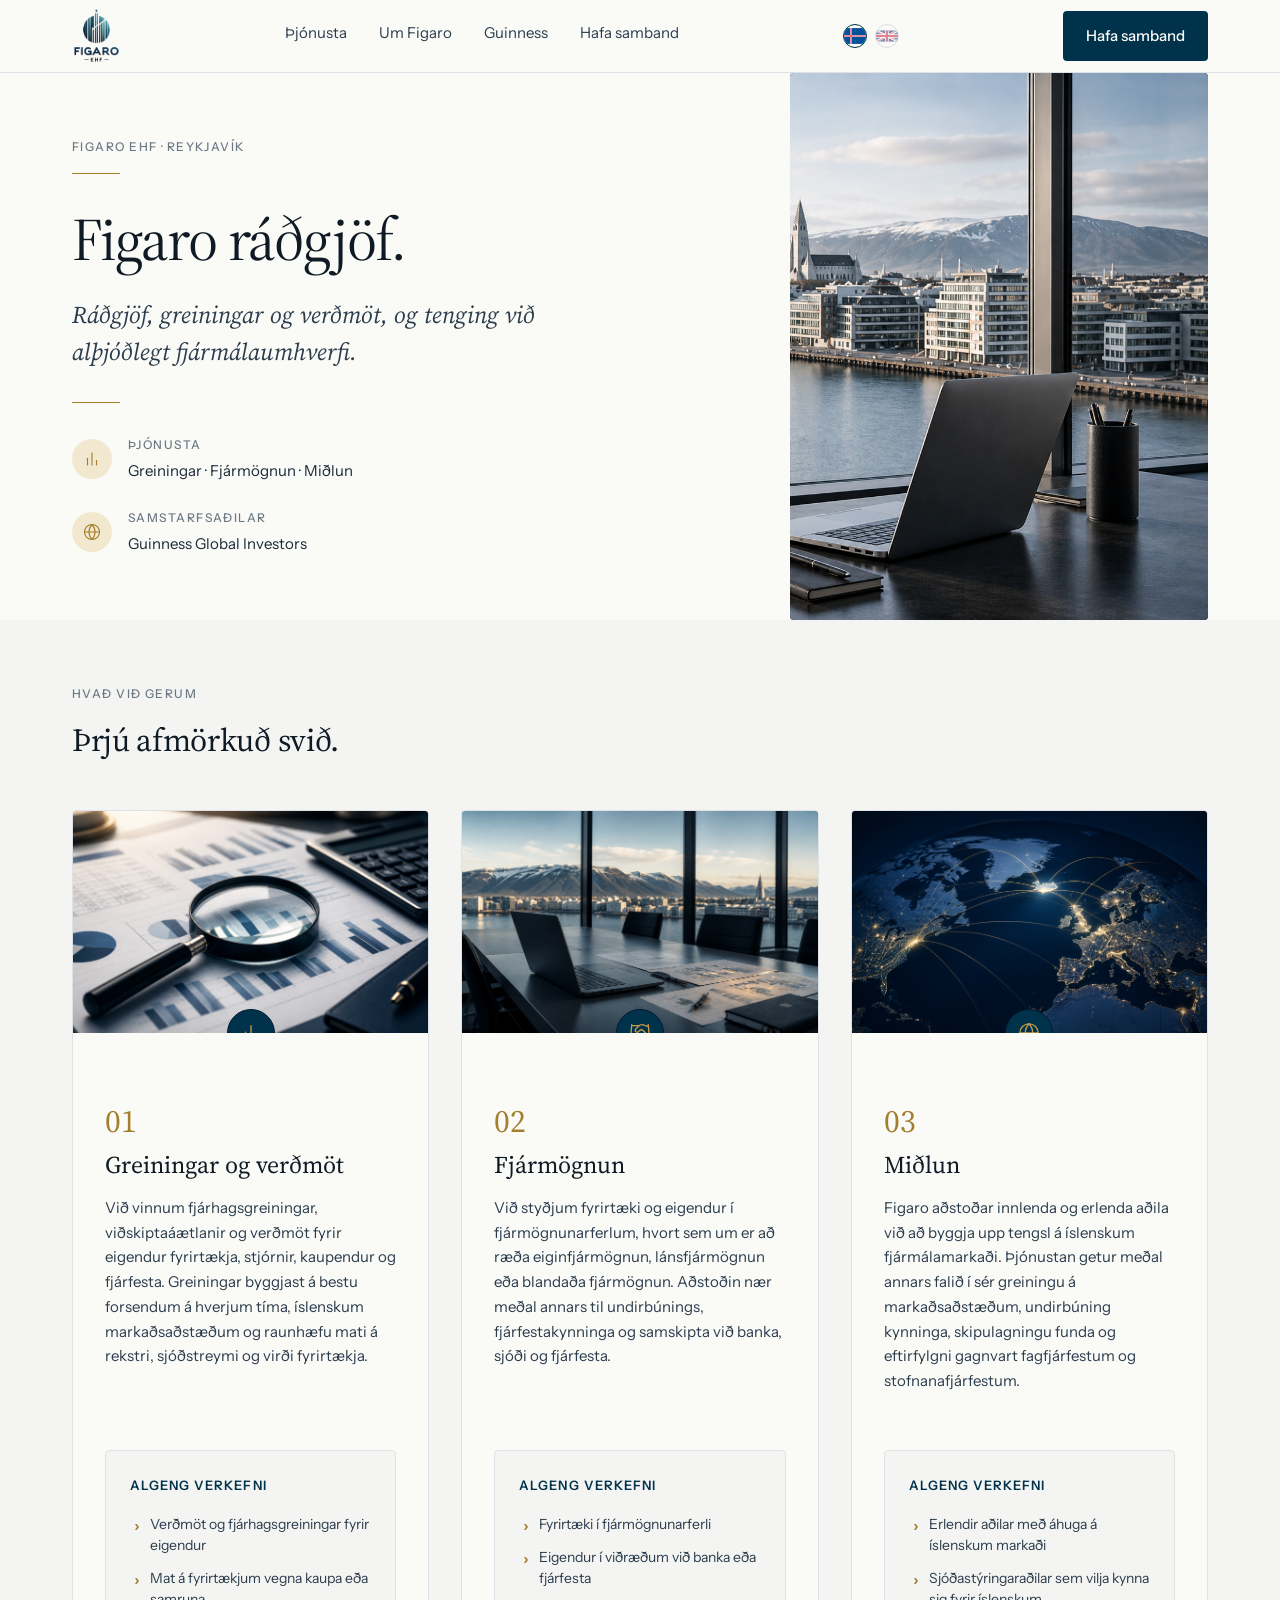
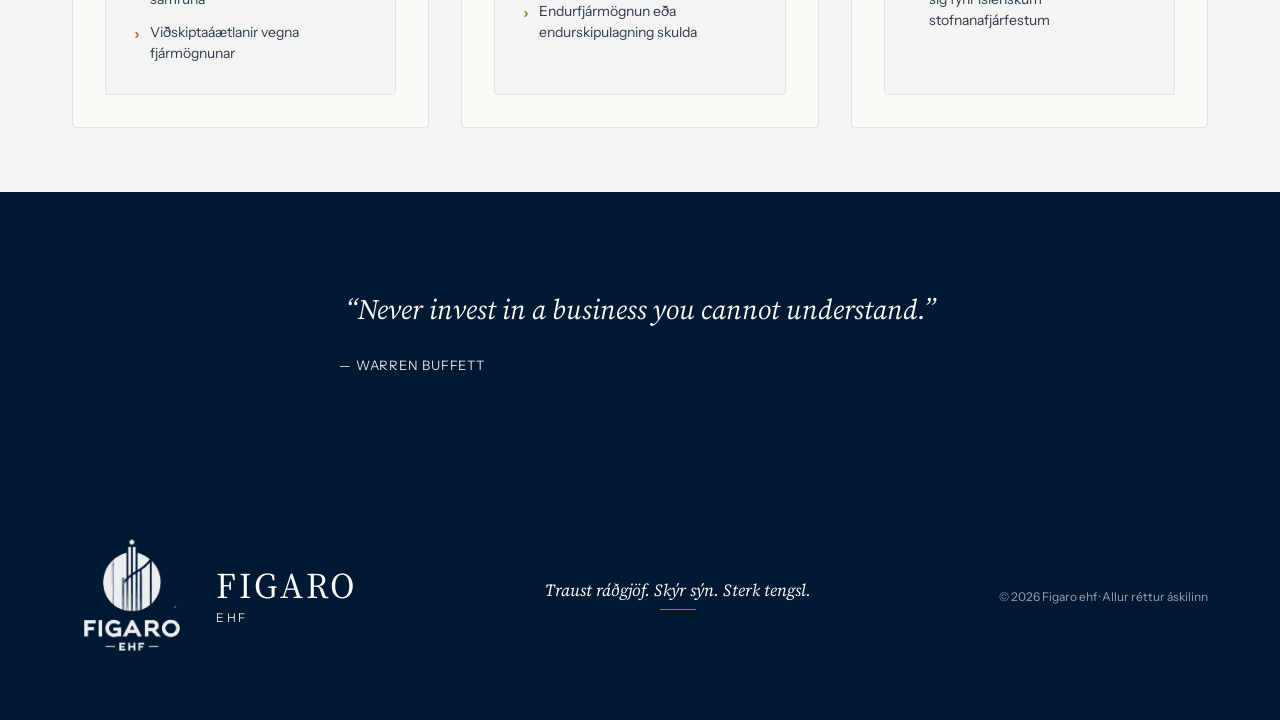
<file: index.html>
<!doctype html>
<html lang="is">
<head>
<meta charset="utf-8">
<meta name="viewport" content="width=device-width, initial-scale=1">
<title>Figaro ehf — Fjármálaráðgjöf í Reykjavík</title><link rel="icon" type="image/png" href="assets/figaro-logo.png">
<meta name="description" content="Sjálfstæð fjármálaráðgjöf: greiningar, verðmöt, fjármögnun og milliganga. Reykjavík.">
<link rel="preconnect" href="https://fonts.googleapis.com">
<link rel="preconnect" href="https://fonts.gstatic.com" crossorigin>
<link href="https://fonts.googleapis.com/css2?family=Source+Serif+4:ital,opsz,wght@0,8..60,400;0,8..60,500;0,8..60,600;1,8..60,400;1,8..60,500&family=Instrument+Sans:ital,wght@0,400;0,500;0,600;1,400&display=swap" rel="stylesheet">
<link rel="stylesheet" href="assets/styles.css">
</head>
<body>

<header class="header">
  <div class="header-inner">
    <a class="brand" href="index.html" aria-label="Figaro ehf">
      <img class="brand-logo" src="assets/figaro-logo.png" alt="Figaro ehf">
    </a>
    <nav class="nav">
      <a href="#thjonusta">Þjónusta</a>
      <a href="um.html">Um Figaro</a>
      <a href="guinness.html">Guinness</a>
      <a href="hafa-samband.html">Hafa samband</a>
    </nav>
    <div class="lang-switcher">
      <a href="index.html" class="active" aria-label="Íslenska" title="Íslenska">
        <svg viewBox="0 0 25 18" xmlns="http://www.w3.org/2000/svg"><rect width="25" height="18" fill="#02529C"/><rect x="7" width="2" height="18" fill="#FFF"/><rect y="8" width="25" height="2" fill="#FFF"/><rect x="7.5" width="1" height="18" fill="#DC1E35"/><rect y="8.5" width="25" height="1" fill="#DC1E35"/></svg>
      </a>
      <a href="en/index.html" aria-label="English" title="English">
        <svg viewBox="0 0 60 30" xmlns="http://www.w3.org/2000/svg"><clipPath id="t"><path d="M30,15 h30 v15 z v15 h-30 z h-30 v-15 z v-15 h30 z"/></clipPath><path d="M0,0 v30 h60 v-30 z" fill="#012169"/><path d="M0,0 L60,30 M60,0 L0,30" stroke="#fff" stroke-width="6"/><path d="M0,0 L60,30 M60,0 L0,30" clip-path="url(#t)" stroke="#C8102E" stroke-width="4"/><path d="M30,0 v30 M0,15 h60" stroke="#fff" stroke-width="10"/><path d="M30,0 v30 M0,15 h60" stroke="#C8102E" stroke-width="6"/></svg>
      </a>
    </div>
    <a href="hafa-samband.html" class="btn btn-primary">Hafa samband</a>
    <button class="menu-toggle" aria-label="Valmynd" onclick="document.body.classList.toggle('menu-open')">
      <svg class="menu-open-icon" viewBox="0 0 24 24" fill="none" stroke="currentColor" stroke-width="2" stroke-linecap="round"><line x1="4" y1="7" x2="20" y2="7"/><line x1="4" y1="12" x2="20" y2="12"/><line x1="4" y1="17" x2="20" y2="17"/></svg>
      <svg class="menu-close" viewBox="0 0 24 24" fill="none" stroke="currentColor" stroke-width="2" stroke-linecap="round"><line x1="6" y1="6" x2="18" y2="18"/><line x1="18" y1="6" x2="6" y2="18"/></svg>
    </button>
  </div>
</header>

<section id="forsida" class="home-hero">
  <div class="home-hero-grid">
    <div class="home-hero-text-wrap">
      <div class="home-hero-text">
        <div class="eyebrow">Figaro ehf · Reykjavík</div>
        <hr class="rule-brass" style="margin:16px 0 32px;">
        <h1 class="h-display">Figaro ráðgjöf.</h1>
        <p class="lede" style="margin-top:24px;">
          Ráðgjöf, greiningar og verðmöt, og tenging við alþjóðlegt fjármálaumhverfi.
        </p>
        <hr class="rule-brass" style="margin:32px 0;">
        <div class="meta-strip-icons">
          <div class="meta-item">
            <div class="meta-icon" aria-hidden="true">
              <svg width="18" height="18" viewBox="0 0 24 24" fill="none" stroke="currentColor" stroke-width="1.5" stroke-linecap="round" stroke-linejoin="round"><line x1="6" y1="20" x2="6" y2="11"/><line x1="12" y1="20" x2="12" y2="4"/><line x1="18" y1="20" x2="18" y2="14"/></svg>
            </div>
            <div>
              <span class="eyebrow">Þjónusta</span>
              <span class="value">Greiningar · Fjármögnun · Miðlun</span>
            </div>
          </div>
          <div class="meta-item">
            <div class="meta-icon" aria-hidden="true">
              <svg width="18" height="18" viewBox="0 0 24 24" fill="none" stroke="currentColor" stroke-width="1.5" stroke-linecap="round" stroke-linejoin="round"><circle cx="12" cy="12" r="10"/><path d="M12 2a14.5 14.5 0 0 0 0 20 14.5 14.5 0 0 0 0-20"/><path d="M2 12h20"/></svg>
            </div>
            <div>
              <span class="eyebrow">Samstarfsaðilar</span>
              <span class="value">Guinness Global Investors</span>
            </div>
          </div>
        </div>
      </div>
    </div>
    <div class="home-hero-image">
      <img src="assets/hero-home.jpg" alt="" onerror="this.style.display='none'">
    </div>
  </div>
</section>

<section id="thjonusta" class="section section-alt">
  <div class="container">
    <div class="section-head">
      <div class="eyebrow">Hvað við gerum</div>
      <h2 class="h2">Þrjú afmörkuð svið.</h2>
    </div>
    <div class="services-grid">

      <article class="service-card">
        <div class="service-card-image">
          <img src="assets/service-01.jpg" alt="" onerror="this.style.display='none'">
          <div class="service-card-icon" aria-hidden="true">
            <svg viewBox="0 0 24 24" fill="none" stroke="currentColor" stroke-width="1.5" stroke-linecap="round" stroke-linejoin="round"><line x1="6" y1="20" x2="6" y2="11"/><line x1="12" y1="20" x2="12" y2="4"/><line x1="18" y1="20" x2="18" y2="14"/></svg>
          </div>
        </div>
        <div class="service-card-body">
          <div class="service-num">01</div>
          <h3 class="h3">Greiningar og verðmöt</h3>
          <p class="body">Við vinnum fjárhagsgreiningar, viðskiptaáætlanir og verðmöt fyrir eigendur fyrirtækja, stjórnir, kaupendur og fjárfesta. Greiningar byggjast á bestu forsendum á hverjum tíma, íslenskum markaðsaðstæðum og raunhæfu mati á rekstri, sjóðstreymi og virði fyrirtækja.</p>
        </div>
        <div class="suits-list">
          <h4>Algeng verkefni</h4>
          <ul>
            <li>Verðmöt og fjárhagsgreiningar fyrir eigendur</li>
            <li>Mat á fyrirtækjum vegna kaupa eða samruna</li>
            <li>Viðskiptaáætlanir vegna fjármögnunar</li>
          </ul>
        </div>
      </article>

      <article class="service-card">
        <div class="service-card-image">
          <img src="assets/service-02.jpg" alt="" onerror="this.style.display='none'">
          <div class="service-card-icon" aria-hidden="true">
            <svg viewBox="0 0 24 24" fill="none" stroke="currentColor" stroke-width="1.5" stroke-linecap="round" stroke-linejoin="round"><path d="m11 17 2 2a1 1 0 1 0 3-3"/><path d="m14 14 2.5 2.5a1 1 0 1 0 3-3l-3.88-3.88a3 3 0 0 0-4.24 0l-.88.88a1 1 0 1 1-3-3l2.81-2.81a5.79 5.79 0 0 1 7.06-.87l.47.28a2 2 0 0 0 1.42.25H21"/><path d="m21 3 1 11h-2"/><path d="M3 3 2 14l6.5 6.5a1 1 0 1 0 3-3"/><path d="M3 4h8"/></svg>
          </div>
        </div>
        <div class="service-card-body">
          <div class="service-num">02</div>
          <h3 class="h3">Fjármögnun</h3>
          <p class="body">Við styðjum fyrirtæki og eigendur í fjármögnunarferlum, hvort sem um er að ræða eiginfjármögnun, lánsfjármögnun eða blandaða fjármögnun. Aðstoðin nær meðal annars til undirbúnings, fjárfestakynninga og samskipta við banka, sjóði og fjárfesta.</p>
        </div>
        <div class="suits-list">
          <h4>Algeng verkefni</h4>
          <ul>
            <li>Fyrirtæki í fjármögnunarferli</li>
            <li>Eigendur í viðræðum við banka eða fjárfesta</li>
            <li>Endurfjármögnun eða endurskipulagning skulda</li>
          </ul>
        </div>
      </article>

      <article class="service-card">
        <div class="service-card-image">
          <img src="assets/service-03.jpg" alt="" onerror="this.style.display='none'">
          <div class="service-card-icon" aria-hidden="true">
            <svg viewBox="0 0 24 24" fill="none" stroke="currentColor" stroke-width="1.5" stroke-linecap="round" stroke-linejoin="round"><circle cx="12" cy="12" r="10"/><path d="M12 2a14.5 14.5 0 0 0 0 20 14.5 14.5 0 0 0 0-20"/><path d="M2 12h20"/></svg>
          </div>
        </div>
        <div class="service-card-body">
          <div class="service-num">03</div>
          <h3 class="h3">Miðlun</h3>
          <p class="body">Figaro aðstoðar innlenda og erlenda aðila við að byggja upp tengsl á íslenskum fjármálamarkaði. Þjónustan getur meðal annars falið í sér greiningu á markaðsaðstæðum, undirbúning kynninga, skipulagningu funda og eftirfylgni gagnvart fagfjárfestum og stofnanafjárfestum.</p>
        </div>
        <div class="suits-list">
          <h4>Algeng verkefni</h4>
          <ul>
            <li>Erlendir aðilar með áhuga á íslenskum markaði</li>
            <li>Sjóðastýringaraðilar sem vilja kynna sig fyrir íslenskum stofnanafjárfestum</li>
          </ul>
        </div>
      </article>

    </div>
  </div>
</section>

<!-- Approach band on home -->
<section class="guinness-band">
  <div class="container" style="text-align:center;">
    <p style="font-family:var(--font-display);font-style:italic;font-size:28px;line-height:1.5;color:var(--paper-50);max-width:760px;margin:0 auto;">
      &ldquo;Never invest in a business you cannot understand.&rdquo;
    </p>
    <p style="font-family:var(--font-sans);font-size:13px;letter-spacing:.06em;text-transform:uppercase;color:var(--paper-300);margin:24px 0 0;">
      — Warren Buffett
    </p>
  </div>
</section>

<footer class="footer-slim">
  <div class="container">
    <div class="footer-slim-grid">
      <a class="footer-slim-mark" href="index.html">
        <div class="footer-mark-img" aria-hidden="true"></div>
        <div class="footer-wordmark">
          <span class="wordmark">FIGARO</span>
          <span class="ehf">ehf</span>
        </div>
      </a>
      <div class="footer-tagline">
        Traust ráðgjöf. Skýr sýn. Sterk tengsl.
        <span class="footer-tagline-rule" aria-hidden="true"></span>
      </div>
      <div class="footer-copy">© 2026 Figaro ehf · Allur réttur áskilinn</div>
    </div>
  </div>
</footer>

</body>
</html>
</file>
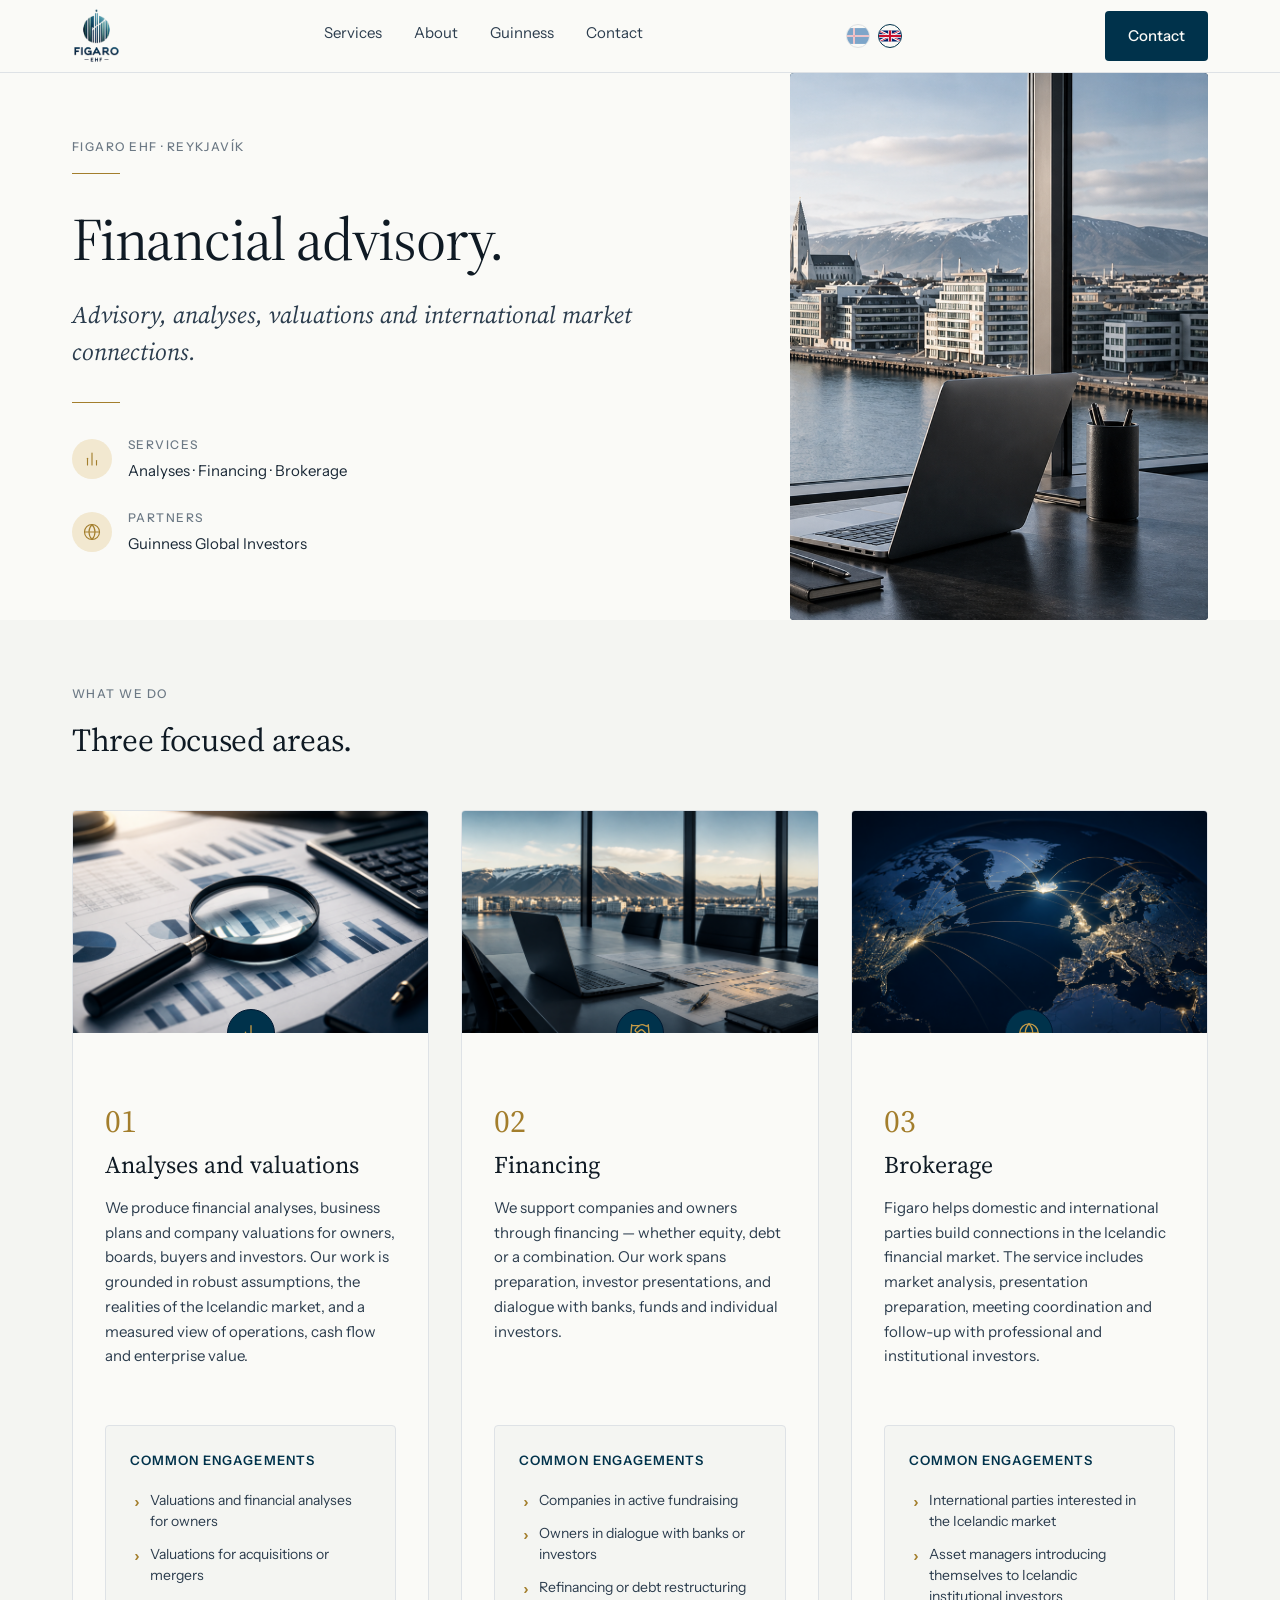
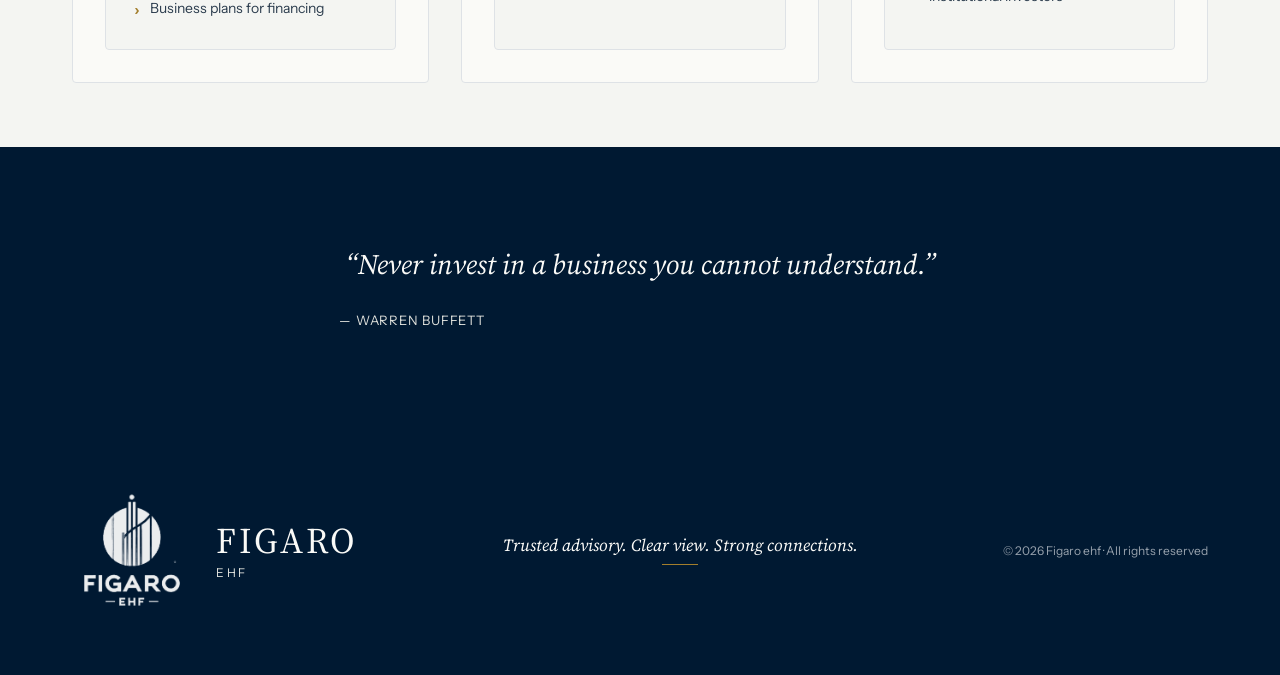
<file: en/index.html>
<!doctype html>
<html lang="en">
<head>
<meta charset="utf-8">
<meta name="viewport" content="width=device-width, initial-scale=1">
<title>Figaro ehf — Financial advisory in Reykjavík</title>
<meta name="description" content="Independent financial advisory: analyses, valuations, financing and brokerage. Reykjavík, Iceland.">
<link rel="preconnect" href="https://fonts.googleapis.com">
<link rel="preconnect" href="https://fonts.gstatic.com" crossorigin>
<link href="https://fonts.googleapis.com/css2?family=Source+Serif+4:ital,opsz,wght@0,8..60,400;0,8..60,500;0,8..60,600;1,8..60,400;1,8..60,500&family=Instrument+Sans:ital,wght@0,400;0,500;0,600;1,400&display=swap" rel="stylesheet">
<link rel="stylesheet" href="../assets/styles.css">
</head>
<body>

<header class="header">
  <div class="header-inner">
    <a class="brand" href="index.html" aria-label="Figaro ehf">
      <img class="brand-logo" src="../assets/figaro-logo.png" alt="Figaro ehf">
    </a>
    <nav class="nav">
      <a href="#services">Services</a>
      <a href="about.html">About</a>
      <a href="guinness.html">Guinness</a>
      <a href="contact.html">Contact</a>
    </nav>
    <div class="lang-switcher">
      <a href="../index.html" aria-label="Íslenska" title="Íslenska">
        <svg viewBox="0 0 25 18" xmlns="http://www.w3.org/2000/svg"><rect width="25" height="18" fill="#02529C"/><rect x="7" width="2" height="18" fill="#FFF"/><rect y="8" width="25" height="2" fill="#FFF"/><rect x="7.5" width="1" height="18" fill="#DC1E35"/><rect y="8.5" width="25" height="1" fill="#DC1E35"/></svg>
      </a>
      <a href="index.html" class="active" aria-label="English" title="English">
        <svg viewBox="0 0 60 30" xmlns="http://www.w3.org/2000/svg"><clipPath id="t"><path d="M30,15 h30 v15 z v15 h-30 z h-30 v-15 z v-15 h30 z"/></clipPath><path d="M0,0 v30 h60 v-30 z" fill="#012169"/><path d="M0,0 L60,30 M60,0 L0,30" stroke="#fff" stroke-width="6"/><path d="M0,0 L60,30 M60,0 L0,30" clip-path="url(#t)" stroke="#C8102E" stroke-width="4"/><path d="M30,0 v30 M0,15 h60" stroke="#fff" stroke-width="10"/><path d="M30,0 v30 M0,15 h60" stroke="#C8102E" stroke-width="6"/></svg>
      </a>
    </div>
    <a href="contact.html" class="btn btn-primary">Contact</a>
    <button class="menu-toggle" aria-label="Menu" onclick="document.body.classList.toggle('menu-open')">
      <svg class="menu-open-icon" viewBox="0 0 24 24" fill="none" stroke="currentColor" stroke-width="2" stroke-linecap="round"><line x1="4" y1="7" x2="20" y2="7"/><line x1="4" y1="12" x2="20" y2="12"/><line x1="4" y1="17" x2="20" y2="17"/></svg>
      <svg class="menu-close" viewBox="0 0 24 24" fill="none" stroke="currentColor" stroke-width="2" stroke-linecap="round"><line x1="6" y1="6" x2="18" y2="18"/><line x1="18" y1="6" x2="6" y2="18"/></svg>
    </button>
  </div>
</header>

<section id="forsida" class="home-hero">
  <div class="home-hero-grid">
    <div class="home-hero-text-wrap">
      <div class="home-hero-text">
        <div class="eyebrow">Figaro ehf · Reykjavík</div>
        <hr class="rule-brass" style="margin:16px 0 32px;">
        <h1 class="h-display">Financial advisory.</h1>
        <p class="lede" style="margin-top:24px;">
          Advisory, analyses, valuations and international market connections.
        </p>
        <hr class="rule-brass" style="margin:32px 0;">
        <div class="meta-strip-icons">
          <div class="meta-item">
            <div class="meta-icon" aria-hidden="true">
              <svg width="18" height="18" viewBox="0 0 24 24" fill="none" stroke="currentColor" stroke-width="1.5" stroke-linecap="round" stroke-linejoin="round"><line x1="6" y1="20" x2="6" y2="11"/><line x1="12" y1="20" x2="12" y2="4"/><line x1="18" y1="20" x2="18" y2="14"/></svg>
            </div>
            <div>
              <span class="eyebrow">Services</span>
              <span class="value">Analyses · Financing · Brokerage</span>
            </div>
          </div>
          <div class="meta-item">
            <div class="meta-icon" aria-hidden="true">
              <svg width="18" height="18" viewBox="0 0 24 24" fill="none" stroke="currentColor" stroke-width="1.5" stroke-linecap="round" stroke-linejoin="round"><circle cx="12" cy="12" r="10"/><path d="M12 2a14.5 14.5 0 0 0 0 20 14.5 14.5 0 0 0 0-20"/><path d="M2 12h20"/></svg>
            </div>
            <div>
              <span class="eyebrow">Partners</span>
              <span class="value">Guinness Global Investors</span>
            </div>
          </div>
        </div>
      </div>
    </div>
    <div class="home-hero-image">
      <img src="../assets/hero-home.jpg" alt="" onerror="this.style.display='none'">
    </div>
  </div>
</section>

<section id="services" class="section section-alt">
  <div class="container">
    <div class="section-head">
      <div class="eyebrow">What we do</div>
      <h2 class="h2">Three focused areas.</h2>
    </div>
    <div class="services-grid">

      <article class="service-card">
        <div class="service-card-image">
          <img src="../assets/service-01.jpg" alt="" onerror="this.style.display='none'">
          <div class="service-card-icon" aria-hidden="true">
            <svg viewBox="0 0 24 24" fill="none" stroke="currentColor" stroke-width="1.5" stroke-linecap="round" stroke-linejoin="round"><line x1="6" y1="20" x2="6" y2="11"/><line x1="12" y1="20" x2="12" y2="4"/><line x1="18" y1="20" x2="18" y2="14"/></svg>
          </div>
        </div>
        <div class="service-card-body">
          <div class="service-num">01</div>
          <h3 class="h3">Analyses and valuations</h3>
          <p class="body">We produce financial analyses, business plans and company valuations for owners, boards, buyers and investors. Our work is grounded in robust assumptions, the realities of the Icelandic market, and a measured view of operations, cash flow and enterprise value.</p>
        </div>
        <div class="suits-list">
          <h4>Common engagements</h4>
          <ul>
            <li>Valuations and financial analyses for owners</li>
            <li>Valuations for acquisitions or mergers</li>
            <li>Business plans for financing</li>
          </ul>
        </div>
      </article>

      <article class="service-card">
        <div class="service-card-image">
          <img src="../assets/service-02.jpg" alt="" onerror="this.style.display='none'">
          <div class="service-card-icon" aria-hidden="true">
            <svg viewBox="0 0 24 24" fill="none" stroke="currentColor" stroke-width="1.5" stroke-linecap="round" stroke-linejoin="round"><path d="m11 17 2 2a1 1 0 1 0 3-3"/><path d="m14 14 2.5 2.5a1 1 0 1 0 3-3l-3.88-3.88a3 3 0 0 0-4.24 0l-.88.88a1 1 0 1 1-3-3l2.81-2.81a5.79 5.79 0 0 1 7.06-.87l.47.28a2 2 0 0 0 1.42.25H21"/><path d="m21 3 1 11h-2"/><path d="M3 3 2 14l6.5 6.5a1 1 0 1 0 3-3"/><path d="M3 4h8"/></svg>
          </div>
        </div>
        <div class="service-card-body">
          <div class="service-num">02</div>
          <h3 class="h3">Financing</h3>
          <p class="body">We support companies and owners through financing — whether equity, debt or a combination. Our work spans preparation, investor presentations, and dialogue with banks, funds and individual investors.</p>
        </div>
        <div class="suits-list">
          <h4>Common engagements</h4>
          <ul>
            <li>Companies in active fundraising</li>
            <li>Owners in dialogue with banks or investors</li>
            <li>Refinancing or debt restructuring</li>
          </ul>
        </div>
      </article>

      <article class="service-card">
        <div class="service-card-image">
          <img src="../assets/service-03.jpg" alt="" onerror="this.style.display='none'">
          <div class="service-card-icon" aria-hidden="true">
            <svg viewBox="0 0 24 24" fill="none" stroke="currentColor" stroke-width="1.5" stroke-linecap="round" stroke-linejoin="round"><circle cx="12" cy="12" r="10"/><path d="M12 2a14.5 14.5 0 0 0 0 20 14.5 14.5 0 0 0 0-20"/><path d="M2 12h20"/></svg>
          </div>
        </div>
        <div class="service-card-body">
          <div class="service-num">03</div>
          <h3 class="h3">Brokerage</h3>
          <p class="body">Figaro helps domestic and international parties build connections in the Icelandic financial market. The service includes market analysis, presentation preparation, meeting coordination and follow-up with professional and institutional investors.</p>
        </div>
        <div class="suits-list">
          <h4>Common engagements</h4>
          <ul>
            <li>International parties interested in the Icelandic market</li>
            <li>Asset managers introducing themselves to Icelandic institutional investors</li>
          </ul>
        </div>
      </article>

    </div>
  </div>
</section>

<section class="guinness-band">
  <div class="container" style="text-align:center;">
    <p style="font-family:var(--font-display);font-style:italic;font-size:28px;line-height:1.5;color:var(--paper-50);max-width:760px;margin:0 auto;">
      &ldquo;Never invest in a business you cannot understand.&rdquo;
    </p>
    <p style="font-family:var(--font-sans);font-size:13px;letter-spacing:.06em;text-transform:uppercase;color:var(--paper-300);margin:24px 0 0;">
      — Warren Buffett
    </p>
  </div>
</section>

<footer class="footer-slim">
  <div class="container">
    <div class="footer-slim-grid">
      <a class="footer-slim-mark" href="index.html">
        <div class="footer-mark-img" aria-hidden="true"></div>
        <div class="footer-wordmark">
          <span class="wordmark">FIGARO</span>
          <span class="ehf">ehf</span>
        </div>
      </a>
      <div class="footer-tagline">
        Trusted advisory. Clear view. Strong connections.
        <span class="footer-tagline-rule" aria-hidden="true"></span>
      </div>
      <div class="footer-copy">© 2026 Figaro ehf · All rights reserved</div>
    </div>
  </div>
</footer>

</body>
</html>
</file>
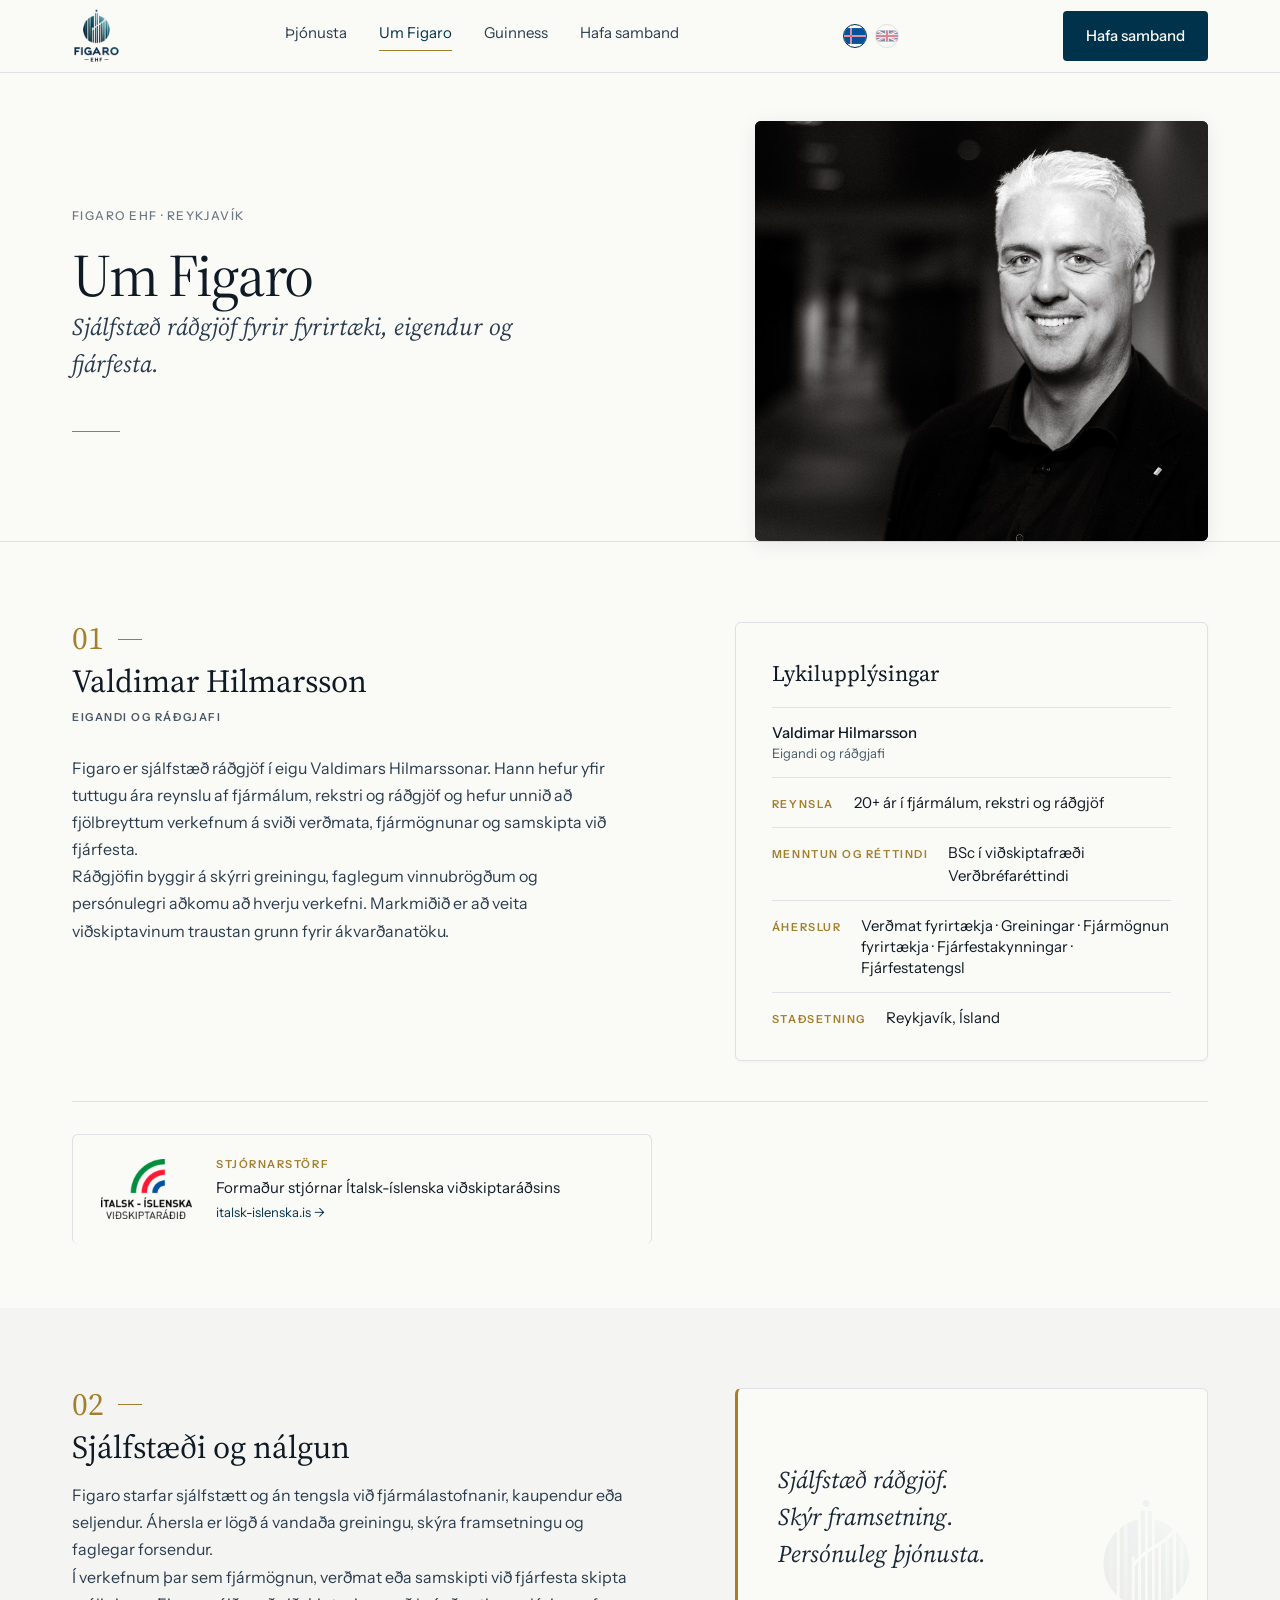
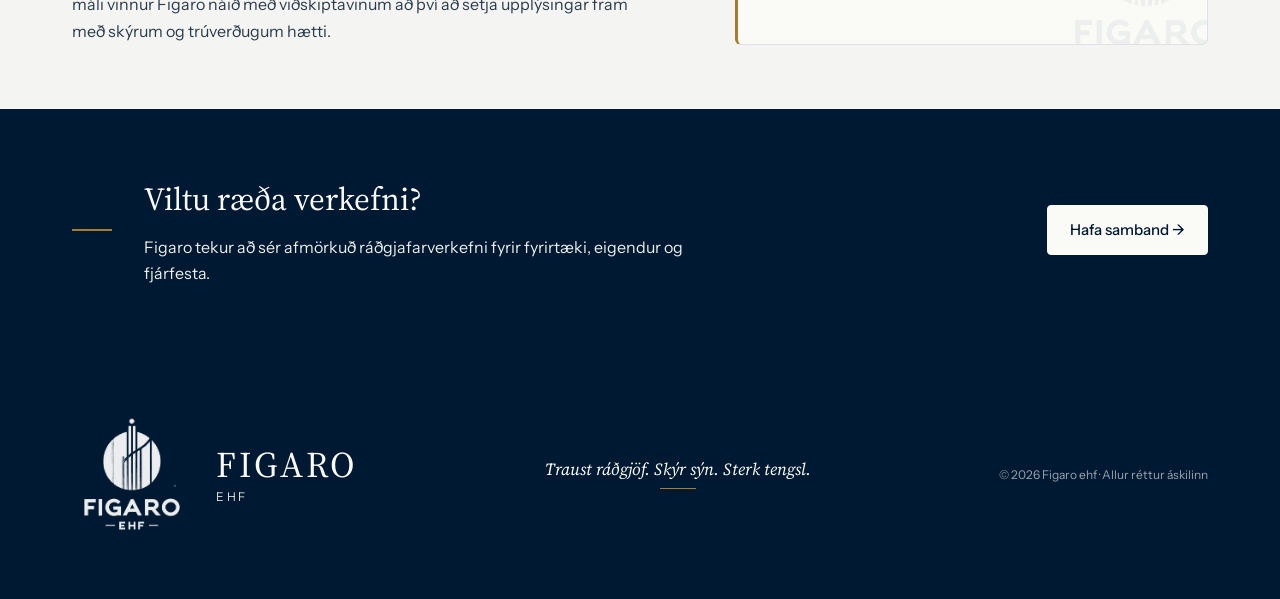
<file: um.html>
<!doctype html>
<html lang="is">
<head>
<meta charset="utf-8">
<meta name="viewport" content="width=device-width, initial-scale=1">
<title>Um Figaro — Figaro ehf</title>
<meta name="description" content="Sjálfstæð fjármálaráðgjöf í Reykjavík rekin af Valdimar Hilmarssyni. Yfir 20 ára reynsla af fjármálum, rekstri og ráðgjöf.">
<link rel="preconnect" href="https://fonts.googleapis.com">
<link rel="preconnect" href="https://fonts.gstatic.com" crossorigin>
<link href="https://fonts.googleapis.com/css2?family=Source+Serif+4:ital,opsz,wght@0,8..60,400;0,8..60,500;0,8..60,600;1,8..60,400;1,8..60,500&family=Instrument+Sans:ital,wght@0,400;0,500;0,600;1,400&display=swap" rel="stylesheet">
<link rel="stylesheet" href="assets/styles.css">
</head>
<body>

<header class="header">
  <div class="header-inner">
    <a class="brand" href="index.html" aria-label="Figaro ehf">
      <img class="brand-logo" src="assets/figaro-logo.png" alt="Figaro ehf">
    </a>
    <nav class="nav">
      <a href="index.html#thjonusta">Þjónusta</a>
      <a href="um.html" class="active">Um Figaro</a>
      <a href="guinness.html">Guinness</a>
      <a href="hafa-samband.html">Hafa samband</a>
    </nav>
    <div class="lang-switcher">
      <a href="um.html" class="active" aria-label="Íslenska" title="Íslenska">
        <svg viewBox="0 0 25 18" xmlns="http://www.w3.org/2000/svg"><rect width="25" height="18" fill="#02529C"/><rect x="7" width="2" height="18" fill="#FFF"/><rect y="8" width="25" height="2" fill="#FFF"/><rect x="7.5" width="1" height="18" fill="#DC1E35"/><rect y="8.5" width="25" height="1" fill="#DC1E35"/></svg>
      </a>
      <a href="en/about.html" aria-label="English" title="English">
        <svg viewBox="0 0 60 30" xmlns="http://www.w3.org/2000/svg"><clipPath id="t"><path d="M30,15 h30 v15 z v15 h-30 z h-30 v-15 z v-15 h30 z"/></clipPath><path d="M0,0 v30 h60 v-30 z" fill="#012169"/><path d="M0,0 L60,30 M60,0 L0,30" stroke="#fff" stroke-width="6"/><path d="M0,0 L60,30 M60,0 L0,30" clip-path="url(#t)" stroke="#C8102E" stroke-width="4"/><path d="M30,0 v30 M0,15 h60" stroke="#fff" stroke-width="10"/><path d="M30,0 v30 M0,15 h60" stroke="#C8102E" stroke-width="6"/></svg>
      </a>
    </div>
    <a href="hafa-samband.html" class="btn btn-primary">Hafa samband</a>
    <button class="menu-toggle" aria-label="Valmynd" onclick="document.body.classList.toggle('menu-open')">
      <svg class="menu-open-icon" viewBox="0 0 24 24" fill="none" stroke="currentColor" stroke-width="2" stroke-linecap="round"><line x1="4" y1="7" x2="20" y2="7"/><line x1="4" y1="12" x2="20" y2="12"/><line x1="4" y1="17" x2="20" y2="17"/></svg>
      <svg class="menu-close" viewBox="0 0 24 24" fill="none" stroke="currentColor" stroke-width="2" stroke-linecap="round"><line x1="6" y1="6" x2="18" y2="18"/><line x1="18" y1="6" x2="6" y2="18"/></svg>
    </button>
  </div>
</header>

<!-- Hero -->
<section class="page-hero">
  <div class="container">
    <div class="page-hero-grid">
      <div class="page-hero-text">
        <div class="eyebrow">Figaro ehf · Reykjavík</div>
        <h1 class="h-display">Um Figaro</h1>
        <p class="lede">
          Sjálfstæð ráðgjöf fyrir fyrirtæki, eigendur og fjárfesta.
        </p>
        <hr class="rule-brass">
      </div>
      <div class="page-hero-image">
        <img src="assets/valdimar-profile.jpg" alt="Valdimar Hilmarsson, eigandi Figaro ehf" onerror="this.style.display='none'">
      </div>
    </div>
  </div>
</section>

<!-- Section 01 — Valdimar -->
<section class="section">
  <div class="container">
    <div class="about-layout">
      <div>
        <div class="about-section">
          <div class="about-num">01</div>
          <h3>Valdimar Hilmarsson</h3>
          <div class="about-subtitle">Eigandi og ráðgjafi</div>
          <p>Figaro er sjálfstæð ráðgjöf í eigu Valdimars Hilmarssonar. Hann hefur yfir tuttugu ára reynslu af fjármálum, rekstri og ráðgjöf og hefur unnið að fjölbreyttum verkefnum á sviði verðmata, fjármögnunar og samskipta við fjárfesta.</p>
          <p>Ráðgjöfin byggir á skýrri greiningu, faglegum vinnubrögðum og persónulegri aðkomu að hverju verkefni. Markmiðið er að veita viðskiptavinum traustan grunn fyrir ákvarðanatöku.</p>
        </div>
      </div>

      <aside class="info-card-detail">
        <h3>Lykilupplýsingar</h3>
        <div class="info-card-header">
          <span class="value">Valdimar Hilmarsson</span>
          <span class="value-sub">Eigandi og ráðgjafi</span>
        </div>
        <div class="info-card-row">
          <span class="eyebrow">Reynsla</span>
          <span class="value">20+ ár í fjármálum, rekstri og ráðgjöf</span>
        </div>
        <div class="info-card-row">
          <span class="eyebrow">Menntun og réttindi</span>
          <div class="info-values">
            <span class="value">BSc í viðskiptafræði</span>
            <span class="value">Verðbréfaréttindi</span>
          </div>
        </div>
        <div class="info-card-row">
          <span class="eyebrow">Áherslur</span>
          <span class="value">Verðmat fyrirtækja · Greiningar · Fjármögnun fyrirtækja · Fjárfestakynningar · Fjárfestatengsl</span>
        </div>
        <div class="info-card-row">
          <span class="eyebrow">Staðsetning</span>
          <span class="value">Reykjavík, Ísland</span>
        </div>
      </aside>
    </div>

    <div class="trust-card-wrap">
      <a class="trust-card" href="https://italsk-islenska.is/" target="_blank" rel="noopener">
        <img src="assets/italsk-logo.png" alt="Ítalsk-íslenska viðskiptaráðið">
        <div class="trust-card-text-wrap">
          <span class="trust-card-eyebrow">Stjórnarstörf</span>
          <span class="trust-card-text">Formaður stjórnar Ítalsk-íslenska viðskiptaráðsins</span>
          <span class="trust-card-link">italsk-islenska.is →</span>
        </div>
      </a>
    </div>
  </div>
</section>

<!-- Section 02 — Sjálfstæði og nálgun -->
<section class="section section-alt">
  <div class="container">
    <div class="about-layout">
      <div>
        <div class="about-section" style="margin-bottom:0;">
          <div class="about-num">02</div>
          <h3>Sjálfstæði og nálgun</h3>
          <p>Figaro starfar sjálfstætt og án tengsla við fjármálastofnanir, kaupendur eða seljendur. Áhersla er lögð á vandaða greiningu, skýra framsetningu og faglegar forsendur.</p>
          <p>Í verkefnum þar sem fjármögnun, verðmat eða samskipti við fjárfesta skipta máli vinnur Figaro náið með viðskiptavinum að því að setja upplýsingar fram með skýrum og trúverðugum hætti.</p>
        </div>
      </div>

      <aside class="approach-quote">
        <blockquote>
          Sjálfstæð ráðgjöf.<br>
          Skýr framsetning.<br>
          Persónuleg þjónusta.
        </blockquote>
      </aside>
    </div>
  </div>
</section>

<!-- CTA before footer -->
<section class="cta-band">
  <div class="container">
    <div class="cta-grid">
      <div class="cta-rule" aria-hidden="true"></div>
      <div>
        <h2>Viltu ræða verkefni?</h2>
        <p>Figaro tekur að sér afmörkuð ráðgjafarverkefni fyrir fyrirtæki, eigendur og fjárfesta.</p>
      </div>
      <a href="hafa-samband.html" class="btn btn-primary">Hafa samband →</a>
    </div>
  </div>
</section>

<footer class="footer-slim">
  <div class="container">
    <div class="footer-slim-grid">
      <a class="footer-slim-mark" href="index.html">
        <div class="footer-mark-img" aria-hidden="true"></div>
        <div class="footer-wordmark">
          <span class="wordmark">FIGARO</span>
          <span class="ehf">ehf</span>
        </div>
      </a>
      <div class="footer-tagline">
        Traust ráðgjöf. Skýr sýn. Sterk tengsl.
        <span class="footer-tagline-rule" aria-hidden="true"></span>
      </div>
      <div class="footer-copy">© 2026 Figaro ehf · Allur réttur áskilinn</div>
    </div>
  </div>
</footer>

</body>
</html>
</file>
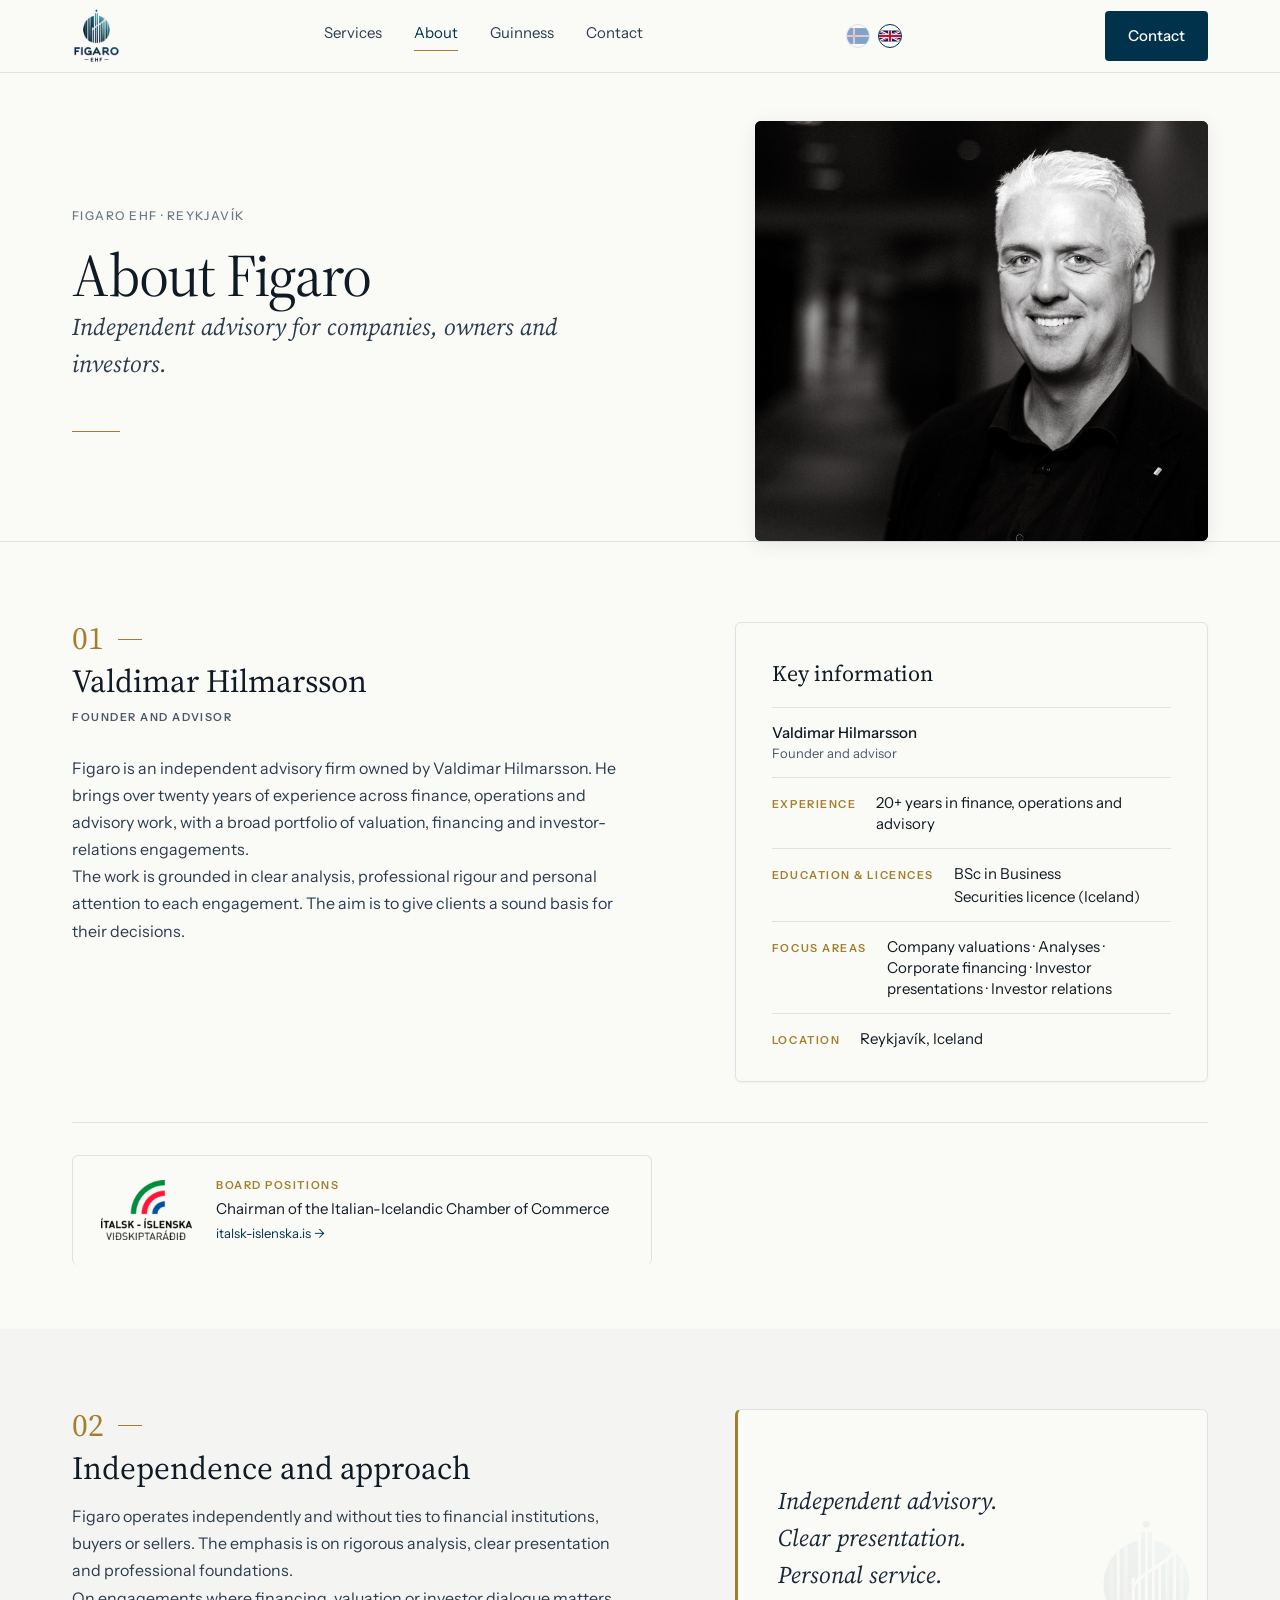
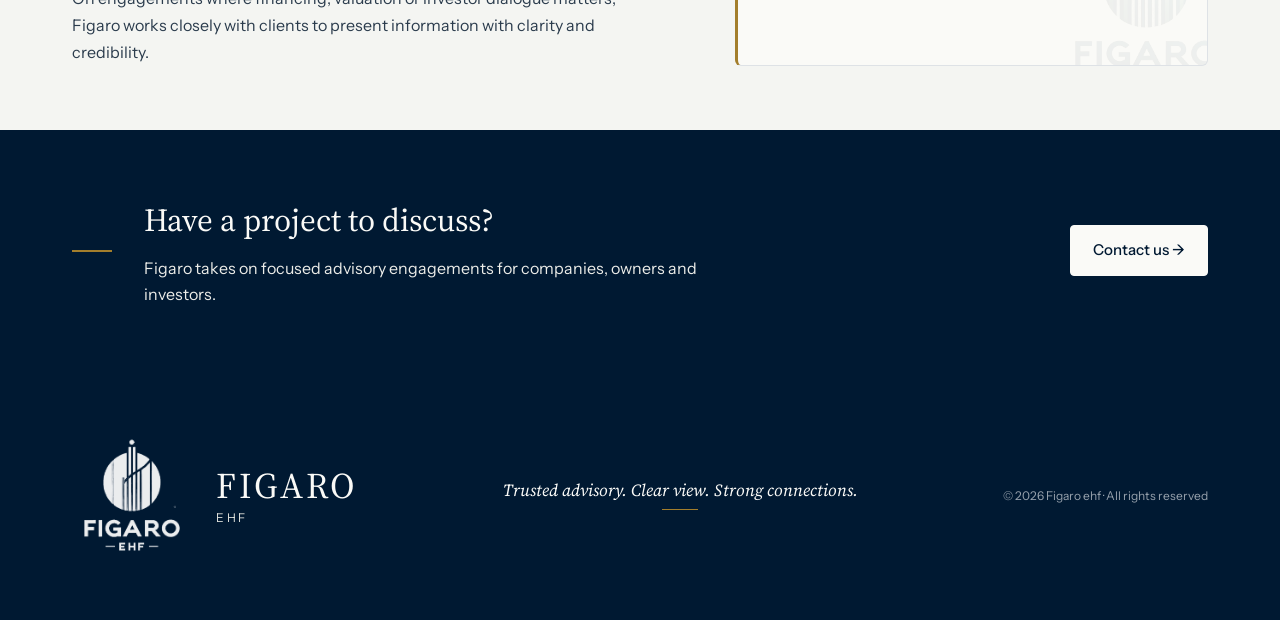
<file: en/about.html>
<!doctype html>
<html lang="en">
<head>
<meta charset="utf-8">
<meta name="viewport" content="width=device-width, initial-scale=1">
<title>About — Figaro ehf</title>
<meta name="description" content="Independent financial advisory in Reykjavík by Valdimar Hilmarsson. Over twenty years in finance, operations and advisory work.">
<link rel="preconnect" href="https://fonts.googleapis.com">
<link rel="preconnect" href="https://fonts.gstatic.com" crossorigin>
<link href="https://fonts.googleapis.com/css2?family=Source+Serif+4:ital,opsz,wght@0,8..60,400;0,8..60,500;0,8..60,600;1,8..60,400;1,8..60,500&family=Instrument+Sans:ital,wght@0,400;0,500;0,600;1,400&display=swap" rel="stylesheet">
<link rel="stylesheet" href="../assets/styles.css">
</head>
<body>

<header class="header">
  <div class="header-inner">
    <a class="brand" href="index.html" aria-label="Figaro ehf">
      <img class="brand-logo" src="../assets/figaro-logo.png" alt="Figaro ehf">
    </a>
    <nav class="nav">
      <a href="index.html#services">Services</a>
      <a href="about.html" class="active">About</a>
      <a href="guinness.html">Guinness</a>
      <a href="contact.html">Contact</a>
    </nav>
    <div class="lang-switcher">
      <a href="../um.html" aria-label="Íslenska" title="Íslenska">
        <svg viewBox="0 0 25 18" xmlns="http://www.w3.org/2000/svg"><rect width="25" height="18" fill="#02529C"/><rect x="7" width="2" height="18" fill="#FFF"/><rect y="8" width="25" height="2" fill="#FFF"/><rect x="7.5" width="1" height="18" fill="#DC1E35"/><rect y="8.5" width="25" height="1" fill="#DC1E35"/></svg>
      </a>
      <a href="about.html" class="active" aria-label="English" title="English">
        <svg viewBox="0 0 60 30" xmlns="http://www.w3.org/2000/svg"><clipPath id="t"><path d="M30,15 h30 v15 z v15 h-30 z h-30 v-15 z v-15 h30 z"/></clipPath><path d="M0,0 v30 h60 v-30 z" fill="#012169"/><path d="M0,0 L60,30 M60,0 L0,30" stroke="#fff" stroke-width="6"/><path d="M0,0 L60,30 M60,0 L0,30" clip-path="url(#t)" stroke="#C8102E" stroke-width="4"/><path d="M30,0 v30 M0,15 h60" stroke="#fff" stroke-width="10"/><path d="M30,0 v30 M0,15 h60" stroke="#C8102E" stroke-width="6"/></svg>
      </a>
    </div>
    <a href="contact.html" class="btn btn-primary">Contact</a>
    <button class="menu-toggle" aria-label="Menu" onclick="document.body.classList.toggle('menu-open')">
      <svg class="menu-open-icon" viewBox="0 0 24 24" fill="none" stroke="currentColor" stroke-width="2" stroke-linecap="round"><line x1="4" y1="7" x2="20" y2="7"/><line x1="4" y1="12" x2="20" y2="12"/><line x1="4" y1="17" x2="20" y2="17"/></svg>
      <svg class="menu-close" viewBox="0 0 24 24" fill="none" stroke="currentColor" stroke-width="2" stroke-linecap="round"><line x1="6" y1="6" x2="18" y2="18"/><line x1="18" y1="6" x2="6" y2="18"/></svg>
    </button>
  </div>
</header>

<section class="page-hero">
  <div class="container">
    <div class="page-hero-grid">
      <div class="page-hero-text">
        <div class="eyebrow">Figaro ehf · Reykjavík</div>
        <h1 class="h-display">About Figaro</h1>
        <p class="lede">
          Independent advisory for companies, owners and investors.
        </p>
        <hr class="rule-brass">
      </div>
      <div class="page-hero-image">
        <img src="../assets/valdimar-profile.jpg" alt="Valdimar Hilmarsson, founder of Figaro ehf" onerror="this.style.display='none'">
      </div>
    </div>
  </div>
</section>

<section class="section">
  <div class="container">
    <div class="about-layout">
      <div>
        <div class="about-section">
          <div class="about-num">01</div>
          <h3>Valdimar Hilmarsson</h3>
          <div class="about-subtitle">Founder and advisor</div>
          <p>Figaro is an independent advisory firm owned by Valdimar Hilmarsson. He brings over twenty years of experience across finance, operations and advisory work, with a broad portfolio of valuation, financing and investor-relations engagements.</p>
          <p>The work is grounded in clear analysis, professional rigour and personal attention to each engagement. The aim is to give clients a sound basis for their decisions.</p>
        </div>
      </div>

      <aside class="info-card-detail">
        <h3>Key information</h3>
        <div class="info-card-header">
          <span class="value">Valdimar Hilmarsson</span>
          <span class="value-sub">Founder and advisor</span>
        </div>
        <div class="info-card-row">
          <span class="eyebrow">Experience</span>
          <span class="value">20+ years in finance, operations and advisory</span>
        </div>
        <div class="info-card-row">
          <span class="eyebrow">Education &amp; licences</span>
          <div class="info-values">
            <span class="value">BSc in Business</span>
            <span class="value">Securities licence (Iceland)</span>
          </div>
        </div>
        <div class="info-card-row">
          <span class="eyebrow">Focus areas</span>
          <span class="value">Company valuations · Analyses · Corporate financing · Investor presentations · Investor relations</span>
        </div>
        <div class="info-card-row">
          <span class="eyebrow">Location</span>
          <span class="value">Reykjavík, Iceland</span>
        </div>
      </aside>
    </div>

    <div class="trust-card-wrap">
      <a class="trust-card" href="https://italsk-islenska.is/" target="_blank" rel="noopener">
        <img src="../assets/italsk-logo.png" alt="Italian-Icelandic Chamber of Commerce">
        <div class="trust-card-text-wrap">
          <span class="trust-card-eyebrow">Board positions</span>
          <span class="trust-card-text">Chairman of the Italian-Icelandic Chamber of Commerce</span>
          <span class="trust-card-link">italsk-islenska.is →</span>
        </div>
      </a>
    </div>
  </div>
</section>

<section class="section section-alt">
  <div class="container">
    <div class="about-layout">
      <div>
        <div class="about-section" style="margin-bottom:0;">
          <div class="about-num">02</div>
          <h3>Independence and approach</h3>
          <p>Figaro operates independently and without ties to financial institutions, buyers or sellers. The emphasis is on rigorous analysis, clear presentation and professional foundations.</p>
          <p>On engagements where financing, valuation or investor dialogue matters, Figaro works closely with clients to present information with clarity and credibility.</p>
        </div>
      </div>

      <aside class="approach-quote">
        <blockquote>
          Independent advisory.<br>
          Clear presentation.<br>
          Personal service.
        </blockquote>
      </aside>
    </div>
  </div>
</section>

<section class="cta-band">
  <div class="container">
    <div class="cta-grid">
      <div class="cta-rule" aria-hidden="true"></div>
      <div>
        <h2>Have a project to discuss?</h2>
        <p>Figaro takes on focused advisory engagements for companies, owners and investors.</p>
      </div>
      <a href="contact.html" class="btn btn-primary">Contact us →</a>
    </div>
  </div>
</section>

<footer class="footer-slim">
  <div class="container">
    <div class="footer-slim-grid">
      <a class="footer-slim-mark" href="index.html">
        <div class="footer-mark-img" aria-hidden="true"></div>
        <div class="footer-wordmark">
          <span class="wordmark">FIGARO</span>
          <span class="ehf">ehf</span>
        </div>
      </a>
      <div class="footer-tagline">
        Trusted advisory. Clear view. Strong connections.
        <span class="footer-tagline-rule" aria-hidden="true"></span>
      </div>
      <div class="footer-copy">© 2026 Figaro ehf · All rights reserved</div>
    </div>
  </div>
</footer>

</body>
</html>
</file>
<file: assets/styles.css>
/* Figaro ehf — shared site styles */

:root {
  /* Navy */
  --navy-900:#001932; --navy-800:#00253E; --navy-700:#00324B; --navy-600:#194B64;
  --navy-500:#19647D; --navy-400:#327D96; --navy-300:#4B96AF;
  --navy-200:#8FB4C4; --navy-100:#D6E1E7; --navy-50:#ECF1F4;
  /* Sage */
  --sage-900:#1F3836; --sage-700:#326464; --sage-500:#5C8480;
  --sage-300:#9DB5B0; --sage-100:#E2EAE8;
  /* Brass */
  --brass-900:#5A4416; --brass-700:#A37E2C; --brass-500:#C49A47;
  --brass-400:#D4B16A; --brass-200:#E8D6A6; --brass-100:#F2E8D0;
  /* Paper */
  --paper-50:#FAFAF7; --paper-100:#F4F5F2; --paper-200:#ECEDE9; --paper-300:#DFE1DC;
  /* Ink */
  --ink-900:#0F1A24; --ink-800:#1A2836; --ink-700:#2B3C4D; --ink-600:#4A5968;
  --ink-500:#6C7985; --ink-400:#97A2AD; --ink-300:#C3C9D0; --ink-200:#DEE2E6; --ink-100:#EDEFF2;
  /* Semantic */
  --positive:#2F6F44; --negative:#9B2D2D; --caution:#B07A1F;
  /* Type */
  --font-display:'Source Serif 4','Source Serif Pro',Georgia,'Times New Roman',serif;
  --font-sans:'Instrument Sans',-apple-system,BlinkMacSystemFont,'Segoe UI',sans-serif;
}
*,*::before,*::after{box-sizing:border-box;}
html{scroll-behavior:smooth;}
body{
  margin:0;
  background:var(--paper-50);
  color:var(--ink-700);
  font-family:var(--font-sans);
  font-size:16px;
  line-height:1.65;
  -webkit-font-smoothing:antialiased;
}
a{color:var(--navy-700);text-decoration:none;border-bottom:1px solid currentColor;transition:color .15s;}
a:hover{color:var(--navy-900);}
.eyebrow{
  font-size:12px;font-weight:500;letter-spacing:.12em;text-transform:uppercase;
  color:var(--ink-500);display:block;margin-bottom:16px;
}
.eyebrow.light{color:var(--paper-200);}
.eyebrow.dim{color:var(--ink-500);}
.eyebrow.brass{color:var(--brass-700);}
.h-display{
  font-family:var(--font-display);font-weight:400;
  font-size:60px;line-height:1.1;letter-spacing:-.02em;color:var(--ink-900);margin:0;
}
.h1{
  font-family:var(--font-display);font-weight:400;
  font-size:44px;line-height:1.15;letter-spacing:-.01em;color:var(--ink-900);margin:0 0 24px;
}
.h2{
  font-family:var(--font-display);font-weight:400;
  font-size:32px;line-height:1.3;letter-spacing:-.01em;color:var(--ink-900);margin:0 0 16px;
}
.h3{
  font-family:var(--font-sans);font-weight:600;font-size:20px;line-height:1.3;
  color:var(--ink-900);margin:0 0 12px;
}
.lede{
  font-family:var(--font-display);font-style:italic;font-weight:400;
  font-size:24px;line-height:1.55;color:var(--ink-700);margin:0 0 32px;max-width:680px;
}
.body{margin:0 0 16px;color:var(--ink-700);}
.rule-brand{border:0;border-top:1px solid var(--navy-700);width:48px;margin:24px 0;}
.rule-brass{border:0;border-top:1px solid var(--brass-700);width:48px;margin:24px 0;}
.rule-thin{border:0;border-top:1px solid var(--ink-200);margin:32px 0;}

/* Container */
.container{max-width:1200px;margin:0 auto;padding:0 32px;}
.section{padding:64px 0;}
.page-hero + .section{padding-top:32px;}
.section + .section{padding-top:32px;}
.section-alt{background:var(--paper-100);}
.section-dark{background:var(--navy-900);color:var(--paper-50);}
.section-dark .h1,.section-dark .h2,.section-dark .h3{color:var(--paper-50);}
.section-dark .body,.section-dark .lede{color:var(--paper-200);}

/* Header */
.header{
  position:sticky;top:0;background:var(--paper-50);
  border-bottom:1px solid var(--ink-200);z-index:50;
}
.header-inner{
  max-width:1200px;margin:0 auto;padding:0 32px;height:72px;
  display:flex;align-items:center;justify-content:space-between;gap:32px;
}
.brand{display:flex;align-items:center;text-decoration:none;border:0;}
.brand-logo{height:56px;width:auto;display:block;}
.nav{display:flex;align-items:center;gap:32px;}
.nav a{
  color:var(--ink-700);font-size:15px;border:0;padding-bottom:4px;
  border-bottom:1px solid transparent;
}
.nav a.active,.nav a:hover{color:var(--navy-700);border-bottom-color:var(--brass-700);}

/* Mobile hamburger toggle (hidden on desktop) */
.menu-toggle{
  display:none;background:none;border:0;cursor:pointer;
  padding:8px;align-items:center;justify-content:center;
  color:var(--navy-700);
}
.menu-toggle svg{width:24px;height:24px;display:block;}
.menu-toggle .menu-close{display:none;}
body.menu-open .menu-toggle .menu-open-icon{display:none;}
body.menu-open .menu-toggle .menu-close{display:block;}

/* Language switcher (flag buttons in header) */
.lang-switcher{display:flex;gap:8px;align-items:center;}
.lang-switcher a{
  width:24px;height:24px;border-radius:50%;
  overflow:hidden;display:block;border:1px solid var(--ink-300);
  opacity:.5;transition:opacity .2s,border-color .2s;
  flex-shrink:0;
}
.lang-switcher a:hover{opacity:.85;}
.lang-switcher a.active{opacity:1;border-color:var(--navy-700);}
.lang-switcher svg{width:100%;height:100%;display:block;}

/* Buttons */
.btn{
  display:inline-block;font-family:var(--font-sans);font-size:15px;font-weight:500;
  padding:12px 22px;border-radius:4px;border:1px solid transparent;
  cursor:pointer;transition:all .2s;text-decoration:none;
}
.btn-primary{background:var(--navy-700);color:var(--paper-50);}
.btn-primary:hover{background:var(--navy-900);color:var(--paper-50);border-color:var(--navy-900);}
.btn-ghost{background:transparent;color:var(--navy-700);border-color:transparent;padding-left:0;}
.btn-ghost:hover{color:var(--navy-900);}

/* Page hero (with optional side image — equal-height columns) */
.page-hero{
  padding:48px 0 0;background:var(--paper-50);
  border-bottom:1px solid var(--ink-200);
}
.page-hero-grid{
  display:grid;grid-template-columns:1.4fr 1fr;gap:48px;
  align-items:stretch;
  min-height:420px;
}
.page-hero-text{
  display:flex;flex-direction:column;justify-content:center;
  padding:24px 0;
}
.page-hero-text .lede{margin-bottom:24px;max-width:520px;}
.page-hero-image{
  width:100%;height:100%;
  background:linear-gradient(135deg,var(--navy-800),var(--navy-900));
  border-radius:6px;overflow:hidden;
  box-shadow:0 4px 20px rgba(0,25,50,.08);
}
.page-hero-image img{width:100%;height:100%;object-fit:cover;display:block;}

/* Hero (home — side-by-side with image) */
.home-hero{background:var(--paper-50);overflow:hidden;}
.home-hero-grid{
  display:grid;grid-template-columns:1.6fr 1fr;
  min-height:520px;
  max-width:1200px;margin:0 auto;padding:0 32px;
  gap:48px;align-items:center;
}
.home-hero-text-wrap{
  display:flex;align-items:center;
  padding:64px 0;
}
.home-hero-text{max-width:560px;width:100%;}
.home-hero-image{
  background:linear-gradient(135deg,var(--navy-800),var(--navy-900));
  overflow:hidden;border-radius:4px;
  align-self:stretch;
}
.home-hero-image img{
  width:100%;height:100%;object-fit:cover;display:block;
  min-height:380px;
  object-position:right center;
}

.meta-strip-icons{display:flex;flex-direction:column;gap:24px;}
.meta-item{display:grid;grid-template-columns:40px 1fr;gap:16px;align-items:center;}
.meta-item .eyebrow{margin-bottom:4px;display:block;}
.meta-item .value{font-size:15px;color:var(--ink-800);display:block;}
.meta-icon{
  width:40px;height:40px;border-radius:50%;
  background:var(--brass-100);color:var(--brass-700);
  display:flex;align-items:center;justify-content:center;
}
.meta-icon svg{width:18px;height:18px;}

em{font-style:italic;}

/* Services (home) */
.services-grid{
  display:grid;grid-template-columns:repeat(3,1fr);gap:32px;margin-top:48px;
  grid-auto-rows:auto;
}
.service-card{
  background:var(--paper-50);border:1px solid var(--ink-200);border-radius:4px;
  overflow:hidden;transition:all .2s;
  display:grid;grid-template-rows:subgrid;grid-row:span 3;
}
.service-card:hover{
  box-shadow:0 4px 12px rgba(0,25,50,.07),0 2px 4px rgba(0,25,50,.04);
  border-color:var(--ink-300);
}
.service-card-image{
  position:relative;width:100%;aspect-ratio:16/10;
  background:linear-gradient(135deg,var(--navy-800),var(--navy-900));
  overflow:hidden;
}
.service-card-image img{width:100%;height:100%;object-fit:cover;display:block;}
.service-card-icon{
  position:absolute;bottom:-24px;left:50%;transform:translateX(-50%);
  width:48px;height:48px;border-radius:50%;
  background:var(--navy-700);
  display:flex;align-items:center;justify-content:center;
  color:var(--brass-500);
  border:1px solid var(--navy-900);
}
.service-card-icon svg{width:22px;height:22px;}
.service-card-body{
  padding:40px 32px 24px;
}
.service-num{
  font-family:var(--font-display);font-size:32px;font-weight:400;
  color:var(--brass-700);margin:0 0 12px;line-height:1;
}
.service-card .h3{
  font-family:var(--font-display);font-weight:400;font-size:24px;
  margin-bottom:16px;color:var(--ink-900);
}
.service-card .body{font-size:15px;margin-bottom:0;}
.service-card > .suits-list{margin:0 32px 32px;}

/* Suits / Algeng verkefni */
.suits-list{
  background:var(--paper-100);padding:24px;border-radius:4px;
  border:1px solid var(--ink-200);
}
.suits-list h4{font-size:13px;text-transform:uppercase;letter-spacing:.08em;color:var(--navy-700);margin:0 0 12px;font-weight:600;}
.suits-list ul{margin:0;padding:0;list-style:none;}
.suits-list li{
  font-size:14px;padding:6px 0 6px 20px;color:var(--ink-700);
  position:relative;line-height:1.5;
}
.suits-list li::before{
  content:"›";
  color:var(--brass-700);
  font-weight:600;
  position:absolute;left:4px;top:5px;
  font-size:16px;
}

/* Approach band */
.guinness-band{background:var(--navy-900);padding:96px 0;color:var(--paper-50);}
.guinness-band h2{color:var(--paper-50);font-style:italic;}
.guinness-band p{color:var(--paper-200);max-width:680px;margin:24px 0 32px;font-size:18px;line-height:1.7;}
.guinness-band a{color:var(--brass-400);border-bottom-color:var(--brass-400);}
.guinness-band a:hover{color:var(--brass-200);border-bottom-color:var(--brass-200);}

/* About — info card with title (Lykilupplýsingar variant) */
.info-card-detail{
  background:var(--paper-50);border:1px solid var(--ink-200);border-radius:6px;
  padding:32px 36px;display:flex;flex-direction:column;gap:14px;
  height:100%;
  box-shadow:0 1px 3px rgba(0,25,50,.04);
}
.info-card-detail h3{
  font-family:var(--font-display);font-weight:400;font-size:22px;
  color:var(--ink-900);margin:0;padding-bottom:16px;
  border-bottom:1px solid var(--ink-200);
}
/* Header row (stacked: name above subtitle, no label) */
.info-card-header{
  display:flex;flex-direction:column;gap:2px;
  padding-bottom:14px;border-bottom:1px solid var(--ink-200);
}
.info-card-header .value{
  font-size:15px;color:var(--ink-900);line-height:1.4;
  font-family:var(--font-sans);font-weight:500;
}
.info-card-header .value-sub{
  font-size:13px;color:var(--ink-600);line-height:1.35;
}

/* Label-value row (label left in brass, value right inline) */
.info-card-row{
  display:grid;grid-template-columns:auto 1fr;gap:20px;align-items:baseline;
  padding-bottom:14px;border-bottom:1px solid var(--ink-200);
}
.info-card-row:last-child{border-bottom:0;padding-bottom:0;}
.info-card-row .eyebrow{
  color:var(--brass-700);font-size:11px;
  font-weight:600;letter-spacing:.14em;margin:0;
  white-space:nowrap;
}
.info-card-row .value,
.info-card-row .info-values .value{
  font-size:15px;color:var(--ink-900);line-height:1.4;
  font-family:var(--font-sans);
}
.info-values{display:flex;flex-direction:column;gap:2px;}

/* Trust mark / chairmanship card */
.trust-card-wrap{
  margin-top:40px;padding-top:32px;
  border-top:1px solid var(--ink-200);
}
.trust-card{
  display:flex;align-items:center;gap:24px;
  padding:20px 28px;background:var(--paper-50);
  border:1px solid var(--ink-200);border-radius:6px;
  text-decoration:none;color:inherit;border-bottom:0;
  max-width:580px;
  transition:all .2s;
}
.trust-card:hover{background:var(--paper-100);border-color:var(--ink-300);}
.trust-card img{height:60px;width:auto;flex-shrink:0;}
.trust-card-text-wrap{display:flex;flex-direction:column;gap:4px;}
.trust-card-eyebrow{
  font-size:11px;letter-spacing:.14em;color:var(--brass-700);
  text-transform:uppercase;font-weight:600;
}
.trust-card-text{
  font-family:var(--font-sans);font-size:15px;color:var(--ink-900);
  line-height:1.4;
}
.trust-card-link{
  font-size:13px;color:var(--navy-700);
}

/* About subtitle (under heading in section 01) */
.about-subtitle{
  font-family:var(--font-sans);font-size:11px;color:var(--ink-600);
  margin:-8px 0 28px;letter-spacing:.14em;
  text-transform:uppercase;font-weight:600;
}

/* Section sub-lede (italic serif sentence under section heading) */
.section-sublede{
  font-family:var(--font-display);font-style:italic;font-size:18px;
  color:var(--ink-600);margin:-8px 0 24px;line-height:1.5;
  max-width:520px;
}

/* About-num with em dash (matches mockup "01 —") */
.about-num{
  display:inline-flex;align-items:center;gap:14px;
}
.about-num::after{
  content:"";display:inline-block;
  width:24px;height:1px;background:var(--brass-700);
  margin-top:2px;
}

/* Approach quote (right side of section 02) */
.approach-quote{
  background:var(--paper-50);border:1px solid var(--ink-200);border-radius:6px;
  padding:48px 40px;
  border-left:3px solid var(--brass-700);
  position:relative;overflow:hidden;
  height:100%;
  display:flex;align-items:center;
}
.approach-quote::after{
  content:"";
  position:absolute;right:-30px;bottom:-30px;
  width:180px;height:180px;
  background-image:url('figaro-logo.png');
  background-size:contain;background-repeat:no-repeat;background-position:center;
  opacity:.05;
  pointer-events:none;
}
.approach-quote blockquote{
  margin:0;font-family:var(--font-display);font-style:italic;
  font-size:24px;line-height:1.55;color:var(--ink-800);
  border:0;padding:0;
  position:relative;z-index:1;
}

/* CTA band before footer */
.cta-band{
  background:var(--navy-900);color:var(--paper-50);
  padding:64px 0;
}
.cta-band .container{display:block;}
.cta-grid{
  display:grid;grid-template-columns:auto 1fr auto;gap:32px;align-items:center;
}
.cta-rule{
  width:40px;height:2px;background:var(--brass-700);
  align-self:center;
}
.cta-grid h2{color:var(--paper-50);font-family:var(--font-display);font-weight:400;font-size:32px;margin:0 0 8px;}
.cta-grid p{color:var(--paper-200);font-size:16px;margin:0;max-width:560px;}
.cta-band .btn-primary{
  background:var(--paper-50);color:var(--navy-900);
  border:1px solid var(--paper-50);
}
.cta-band .btn-primary:hover{background:var(--paper-200);color:var(--navy-900);border-color:var(--paper-200);}

/* About — numbered sections + meta */
.about-layout{
  display:grid;grid-template-columns:1.3fr 1fr;gap:48px;margin-top:48px;
  align-items:stretch;
}
.about-section{margin-bottom:48px;}
.about-section:last-child{margin-bottom:0;}
.about-num{
  font-family:var(--font-display);font-size:32px;color:var(--brass-700);
  margin:0 0 8px;line-height:1;
}
.about-section h3{
  font-family:var(--font-display);font-weight:400;font-size:32px;
  color:var(--ink-900);margin:0 0 16px;line-height:1.2;
}
.about-section p{font-size:16px;line-height:1.7;color:var(--ink-700);margin:0;max-width:560px;}
.about-meta{
  background:var(--paper-50);border:1px solid var(--ink-200);border-radius:4px;
  padding:32px;display:flex;flex-direction:column;gap:24px;
  position:sticky;top:96px;
}
.about-meta-item{display:flex;flex-direction:column;gap:6px;padding-bottom:16px;border-bottom:1px solid var(--ink-200);}
.about-meta-item:last-child{border-bottom:0;padding-bottom:0;}
.about-meta-item .eyebrow{margin-bottom:0;}
.about-meta-item .value{font-size:16px;color:var(--ink-900);font-family:var(--font-display);}

/* Partner logo */
.partner-logo{
  height:48px;width:auto;display:block;
  margin:8px 0 24px;opacity:.92;
}

/* Funds (Guinness page) */
.fund-cards{display:grid;grid-template-columns:1fr 1fr;gap:32px;margin:48px 0;}
.fund-card{
  background:var(--paper-50);border:1px solid var(--ink-200);
  border-radius:4px;padding:32px;
}
.fund-card .fund-num{
  font-family:var(--font-display);font-size:24px;color:var(--brass-700);
  margin:0 0 12px;line-height:1;
}
.fund-card .h3{font-family:var(--font-display);font-weight:400;font-size:24px;color:var(--ink-900);margin-bottom:8px;}
.fund-card .meta{font-family:var(--font-sans);font-size:13px;color:var(--ink-600);margin-bottom:16px;letter-spacing:.02em;font-variant-numeric:tabular-nums;border-bottom:1px solid var(--ink-200);padding-bottom:16px;}
.fund-card p{font-size:15px;color:var(--ink-700);margin-bottom:20px;}
.fund-card a.factsheet{font-size:14px;}

/* Performance table */
.perf-table-wrap{margin-top:48px;}
.perf-table-head{
  font-family:var(--font-sans);font-size:13px;color:var(--brass-700);
  margin-bottom:12px;letter-spacing:.08em;text-transform:uppercase;font-weight:600;
  padding-top:16px;border-top:1px solid var(--brass-700);width:fit-content;
}
.perf-table{
  width:100%;border-collapse:collapse;
  font-family:var(--font-sans);font-variant-numeric:tabular-nums;font-feature-settings:"tnum" 1;
  background:transparent;
}
.perf-table th,.perf-table td{
  padding:14px 18px;text-align:right;font-size:14px;
  border-bottom:1px solid var(--ink-200);
}
.perf-table th{
  color:var(--ink-600);font-weight:500;
  text-transform:uppercase;letter-spacing:.06em;font-size:11px;
  font-family:var(--font-sans);
}
.perf-table th:first-child,.perf-table td:first-child{
  text-align:left;font-family:var(--font-display);font-weight:400;font-size:18px;color:var(--ink-900);
}
.perf-table tr:last-child td{border-bottom:0;}
.perf-table .pos{color:var(--positive);}
.perf-table .neg{color:var(--negative);}
.footnote{font-size:12px;color:var(--ink-500);margin-top:16px;font-style:italic;}

/* Regulatory disclosure note */
.disclosure-note{
  background:var(--paper-100);
  border:1px solid var(--ink-200);
  border-left:3px solid var(--brass-700);
  border-radius:4px;
  padding:24px 28px;
  margin:48px 0;
  max-width:760px;
}
.disclosure-note h4{
  font-size:11px;text-transform:uppercase;letter-spacing:.14em;
  color:var(--brass-700);margin:0 0 10px;font-weight:600;
}
.disclosure-note p{
  font-size:14px;color:var(--ink-700);line-height:1.6;margin:0;
  max-width:none;
}

/* Contact */
.contact-grid{display:grid;grid-template-columns:1.2fr 1fr;gap:48px;margin-top:48px;}
.contact-card{
  background:var(--paper-50);border:1px solid var(--ink-200);border-radius:4px;
  padding:40px;
}
.contact-card h3{
  font-family:var(--font-display);font-weight:400;font-size:24px;
  margin:0 0 24px;color:var(--ink-900);
}
.form{display:flex;flex-direction:column;gap:20px;}
.form .field{display:flex;flex-direction:column;gap:6px;}
.form .field-row{display:grid;grid-template-columns:1fr 1fr;gap:16px;}
.form label{font-size:13px;color:var(--ink-700);font-weight:500;}
.form input,.form textarea{
  font-family:var(--font-sans);font-size:15px;
  padding:11px 14px;border:1px solid var(--ink-300);border-radius:2px;
  background:var(--paper-50);color:var(--ink-900);
}
.form input:focus,.form textarea:focus{
  outline:2px solid var(--navy-700);outline-offset:2px;border-color:var(--navy-700);
}
.form textarea{resize:vertical;min-height:120px;}
.form button{align-self:flex-start;margin-top:8px;}

.info-card{
  background:var(--paper-50);border:1px solid var(--ink-200);border-radius:4px;
  padding:32px;display:flex;flex-direction:column;gap:24px;margin-bottom:24px;
}
.info-card h3{
  font-family:var(--font-display);font-weight:400;font-size:24px;
  margin:0 0 8px;color:var(--ink-900);
}
.info-row{
  display:grid;grid-template-columns:32px 1fr;gap:16px;align-items:start;
  padding-bottom:16px;border-bottom:1px solid var(--ink-200);
}
.info-row:last-child{border-bottom:0;padding-bottom:0;}
.info-icon{
  width:32px;height:32px;border-radius:50%;
  background:var(--brass-100);color:var(--brass-700);
  display:flex;align-items:center;justify-content:center;flex-shrink:0;
}
.info-icon svg{width:16px;height:16px;}
.info-content .eyebrow{margin-bottom:4px;}
.info-content .value{font-size:15px;color:var(--ink-900);}

.callout-card{
  background:var(--paper-100);border:1px solid var(--ink-200);border-radius:4px;
  padding:24px;display:grid;grid-template-columns:48px 1fr;gap:16px;align-items:start;
}
.callout-card .info-icon{width:48px;height:48px;background:var(--brass-200);}
.callout-card .info-icon svg{width:22px;height:22px;}
.callout-card h4{
  font-family:var(--font-display);font-weight:400;font-size:18px;
  margin:0 0 6px;color:var(--ink-900);
}
.callout-card p{font-size:14px;color:var(--ink-700);margin:0;line-height:1.5;}

/* Wide image strip (used at bottom of pages) */
.image-strip{
  width:100%;height:280px;
  background:linear-gradient(135deg,var(--navy-800),var(--navy-900));
  overflow:hidden;
}
.image-strip img{width:100%;height:100%;object-fit:cover;display:block;}

/* Slim footer (used on all pages for consistency with Um page mockup) */
.footer-slim{background:var(--navy-900);color:var(--paper-200);padding:64px 0;}
.footer-slim-grid{
  display:grid;grid-template-columns:auto 1fr auto;
  gap:48px;align-items:center;
}
.footer-slim-mark{display:flex;align-items:center;gap:24px;text-decoration:none;border:0;}
.footer-slim-mark .footer-mark-img{
  width:120px;height:120px;
  background:url('figaro-logo.png') center/contain no-repeat;
  filter:brightness(0) invert(1);opacity:.92;
}
.footer-slim-mark .footer-wordmark{display:flex;flex-direction:column;line-height:1;}
.footer-slim-mark .wordmark{
  font-family:var(--font-display);font-size:36px;color:var(--paper-50);
  letter-spacing:.08em;
}
.footer-slim-mark .ehf{
  font-size:12px;letter-spacing:.22em;text-transform:uppercase;
  color:var(--paper-300);margin-top:8px;
}
.footer-tagline{
  text-align:center;
  font-family:var(--font-display);font-style:italic;
  font-size:17px;color:var(--paper-50);line-height:1;
}
.footer-tagline-rule{
  display:block;width:36px;height:1px;
  background:var(--brass-700);margin:10px auto 0;
}
.footer-copy{font-size:12px;color:var(--ink-400);}

/* Old footer (kept for backward compat — not used) */
.footer{background:var(--ink-900);color:var(--paper-200);padding:80px 0 32px;}
.footer-top{display:grid;grid-template-columns:1fr 2fr;gap:64px;align-items:start;}
.footer-mark{display:flex;flex-direction:column;gap:8px;}
.footer-mark .wordmark{
  font-family:var(--font-display);font-size:32px;color:var(--paper-50);letter-spacing:.06em;line-height:1;
}
.footer-mark .wordmark-tag{
  font-size:12px;color:var(--ink-400);letter-spacing:.08em;text-transform:uppercase;
}
.footer-cols{display:grid;grid-template-columns:repeat(3,1fr);gap:48px;}
.footer-cols h4{
  font-size:11px;letter-spacing:.12em;text-transform:uppercase;
  color:var(--paper-300);font-weight:500;margin:0 0 16px;
}
.footer-cols a,.footer-cols span{
  display:block;color:var(--paper-200);font-size:14px;margin-bottom:8px;
  border:0;
}
.footer-cols a:hover{color:var(--paper-50);}
.footer-bottom{
  margin-top:64px;padding-top:24px;border-top:1px solid #1d2935;
  display:flex;gap:24px;font-size:12px;color:var(--ink-400);flex-wrap:wrap;
}

.section-head{margin-bottom:48px;}

/* Page anchor offset */
section[id]{scroll-margin-top:80px;}

/* Responsive */
@media (max-width:900px){
  .h-display{font-size:42px;} .h1{font-size:36px;} .h2{font-size:26px;}
  .services-grid,.fund-cards,.contact-grid,.about-layout,.page-hero-grid,.home-hero-grid,.cta-grid,.footer-slim-grid{grid-template-columns:1fr;}
  .footer-slim-grid{text-align:center;justify-items:center;gap:24px;}
  .footer-slim-mark{flex-direction:column;align-items:center;gap:12px;}
  .footer-slim-mark .footer-mark-img{width:80px;height:80px;}
  .footer-slim-mark .wordmark{font-size:24px;text-align:center;}
  .info-card-detail,.approach-quote{height:auto;}
  .page-hero-grid{min-height:auto;}
  .page-hero-image{aspect-ratio:5/4;min-height:auto;}
  .home-hero-grid{min-height:auto;}
  .home-hero-text-wrap{padding:48px 24px;justify-content:flex-start;}
  .home-hero-image{aspect-ratio:16/10;min-height:auto;}
  .home-hero-image img{min-height:auto;}
  .footer-top{grid-template-columns:1fr;gap:32px;}
  .footer-cols{grid-template-columns:1fr;gap:32px;}
  .header-inner{height:64px;gap:12px;}
  .brand-logo{height:44px;}

  /* Hide desktop nav, lang-switcher and CTA on mobile (move to mobile menu) */
  .nav,.lang-switcher,.header-inner > .btn-primary{display:none;}
  .menu-toggle{display:flex;}

  /* Mobile menu panel (shown when body.menu-open) */
  body.menu-open{overflow:hidden;}
  body.menu-open .nav{
    display:flex;flex-direction:column;align-items:flex-start;
    position:fixed;top:64px;left:0;right:0;bottom:0;
    background:var(--paper-50);
    padding:32px 24px 48px;gap:20px;
    z-index:100;border-top:1px solid var(--ink-200);
    overflow-y:auto;
  }
  body.menu-open .nav a{
    color:var(--ink-900);font-size:22px;border:0;
    border-bottom:1px solid var(--ink-200);
    padding:8px 0 16px;width:100%;
    font-family:var(--font-display);
  }
  body.menu-open .nav a.active{color:var(--navy-700);border-bottom-color:var(--brass-700);}
  body.menu-open .lang-switcher{
    display:flex;
    position:fixed;bottom:32px;left:24px;
    z-index:101;gap:12px;
  }
  body.menu-open .lang-switcher a{width:36px;height:36px;}
  body.menu-open .header-inner > .btn-primary{
    display:inline-block;
    position:fixed;bottom:32px;right:24px;
    z-index:101;
  }

  /* Service cards: subgrid stacks on mobile (each card is independent) */
  .service-card{display:flex;flex-direction:column;grid-template-rows:none;grid-row:auto;}
  .service-card > .suits-list{margin:0 24px 24px;}
  .service-card-body{padding:32px 24px 16px;}

  .section{padding:48px 0;}
  .about-meta{position:static;}
  .container{padding:0 24px;}
  .trust-card{flex-direction:column;align-items:flex-start;gap:16px;text-align:left;}
  .cta-grid{gap:20px;text-align:left;}
  .cta-rule{margin-bottom:8px;}
}
</file>
